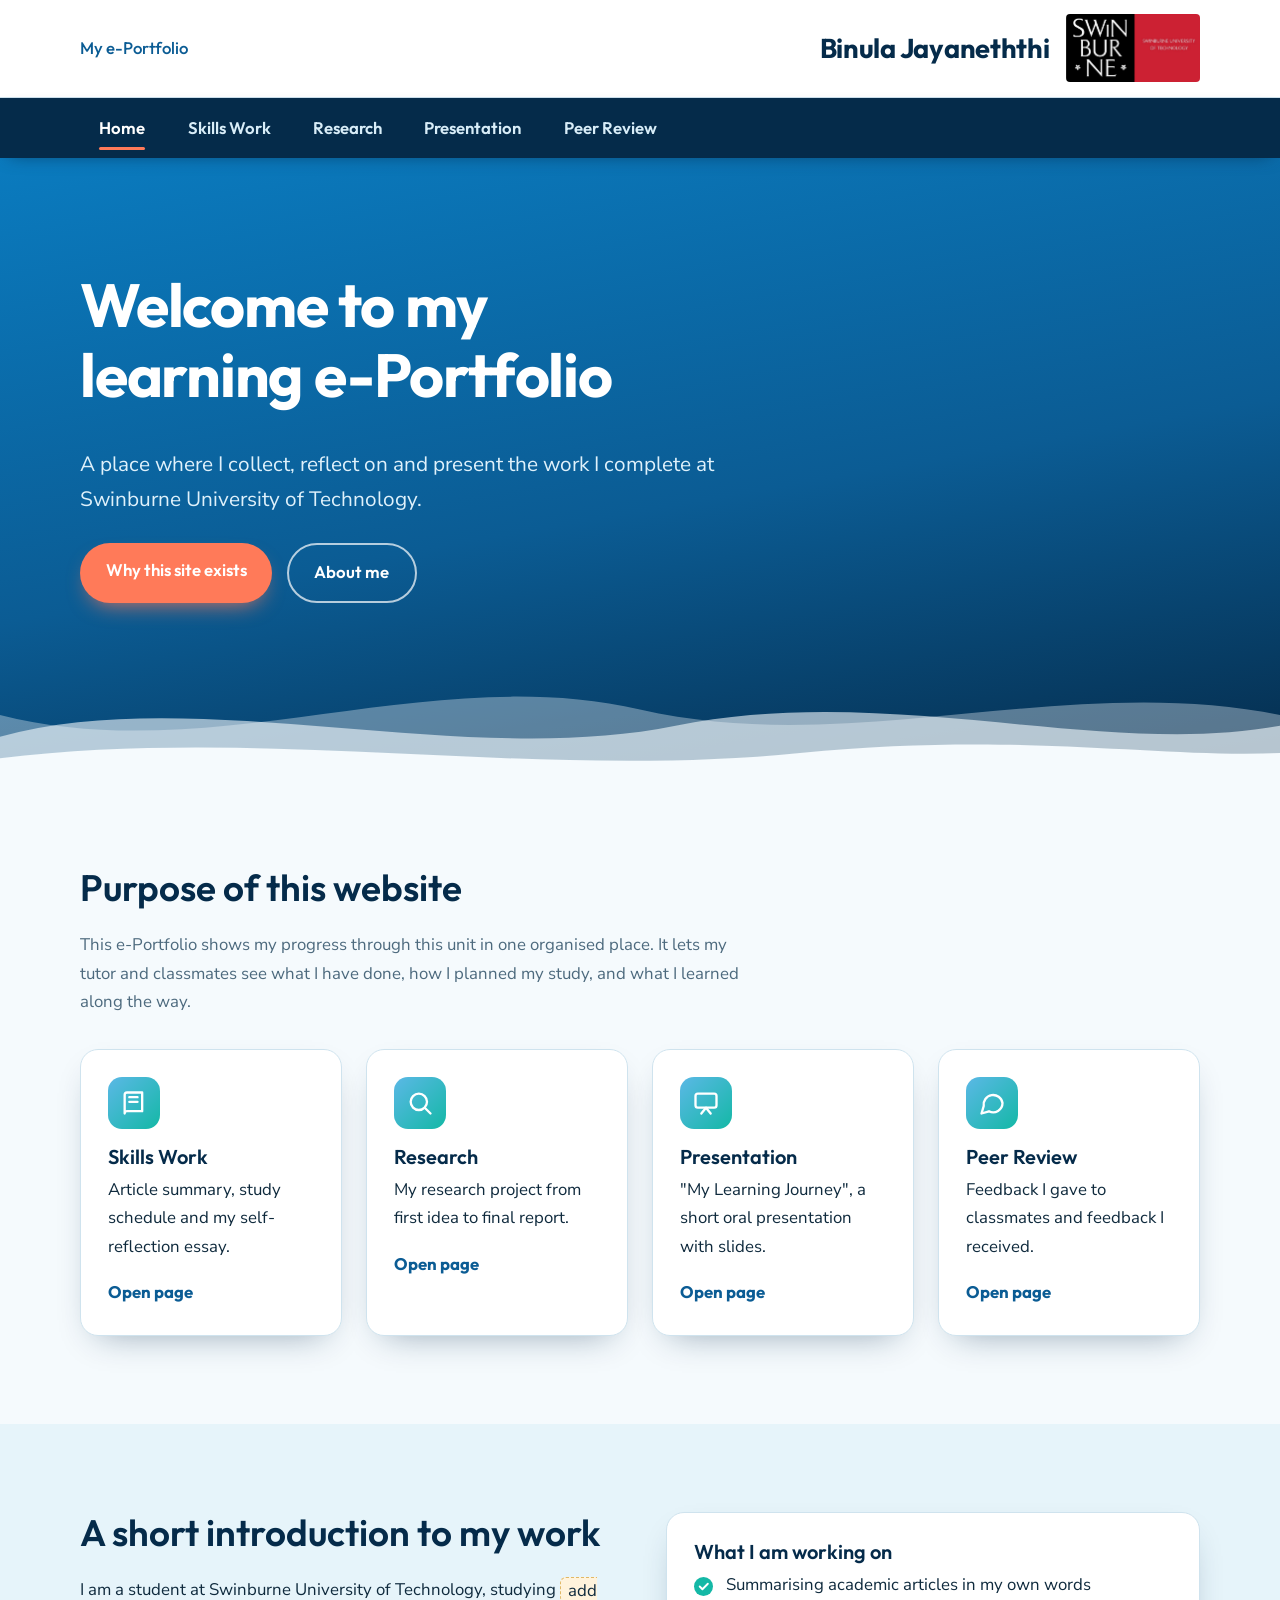
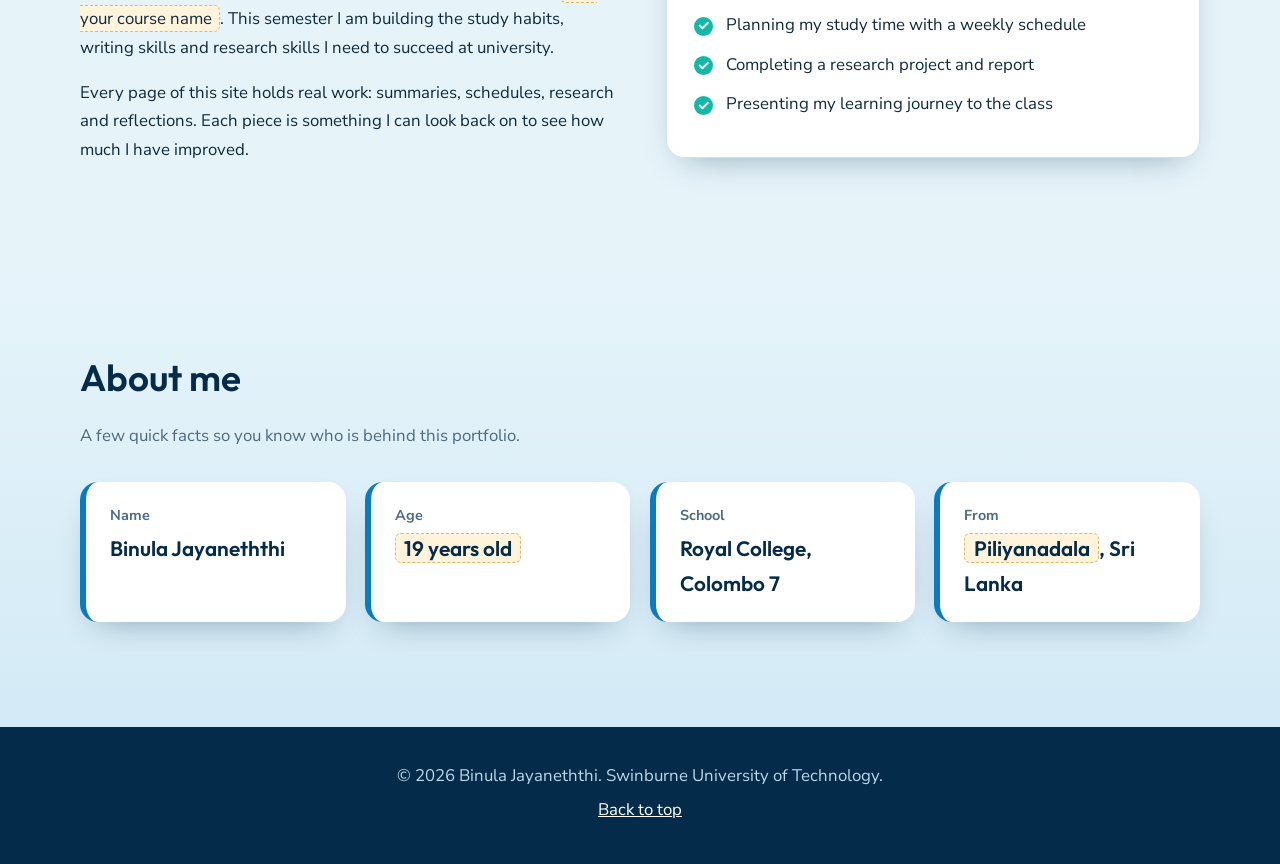
<file: index.html>
<!DOCTYPE html>
<html lang="en">
<head>
  <meta charset="UTF-8">
  <meta name="viewport" content="width=device-width, initial-scale=1">
  <title>Home | Binula Jayaneththi e-Portfolio</title>
  <meta name="description" content="Binula Jayaneththi's Swinburne e-Portfolio: purpose, introduction and about me.">
  <link rel="preconnect" href="https://fonts.googleapis.com">
  <link rel="preconnect" href="https://fonts.gstatic.com" crossorigin>
  <link href="https://fonts.googleapis.com/css2?family=Nunito+Sans:wght@400;600;700&family=Outfit:wght@400;500;600;700&display=swap" rel="stylesheet">
  <link rel="stylesheet" href="css/style.css">
</head>
<body>
  <div class="progress" aria-hidden="true"></div>

  <!-- TOP: name + Swinburne logo (same on every page) -->
  <header class="site-header">
    <div class="container header-inner">
      <p class="header-tag">My e-Portfolio</p>
      <div class="brand">
        <span class="brand-name">Binula Jayaneththi</span>
        <img class="brand-logo" src="images/swinburne-logo.jpeg" alt="Swinburne University of Technology logo">
      </div>
    </div>
  </header>

  <!-- NAVIGATION (same on every page) -->
  <nav class="main-nav" aria-label="Main navigation">
    <div class="container nav-inner">
      <button class="nav-toggle" aria-expanded="false" aria-controls="menu"><span class="burger"></span> Menu</button>
      <ul class="nav-list" id="menu">
          <li><a href="index.html" aria-current="page">Home</a></li>
          <li><a href="skills-work.html">Skills Work</a></li>
          <li><a href="research.html">Research</a></li>
          <li><a href="presentation.html">Presentation</a></li>
          <li><a href="peer-review.html">Peer Review</a></li>
      </ul>
    </div>
  </nav>

  <main>
    <section class="hero" id="top">
      <div class="bubbles" aria-hidden="true"><span></span><span></span><span></span><span></span><span></span><span></span></div>
      <div class="container">
        <h1 class="hero-item">Welcome to my learning e-Portfolio</h1>
        <p class="hero-item">A place where I collect, reflect on and present the work I complete at Swinburne University of Technology.</p>
        <div class="btn-row hero-item"><a class="btn btn-primary" href="#purpose">Why this site exists</a><a class="btn btn-ghost" href="#about">About me</a></div>
      </div>
      <div class="waves" aria-hidden="true">
        <svg viewBox="0 0 1440 120" preserveAspectRatio="none">
          <path class="wave-a" d="M0,60 C240,110 480,10 720,55 C960,100 1200,20 1440,60 L1440,120 L0,120 Z"/>
          <path class="wave-b" d="M0,80 C220,30 520,110 760,70 C1000,30 1240,100 1440,70 L1440,120 L0,120 Z"/>
          <path class="wave-c" d="M0,100 C300,70 600,120 900,95 C1150,75 1300,100 1440,95 L1440,120 L0,120 Z"/>
        </svg>
      </div>
    </section>

    <section class="section" id="purpose">
      <div class="container">
        <div class="section-head" data-reveal>
          <h2>Purpose of this website</h2>
          <p>This e-Portfolio shows my progress through this unit in one organised place. It lets my tutor and classmates see what I have done, how I planned my study, and what I learned along the way.</p>
        </div>
        <div class="grid-3">
          <a class="card card-link" href="skills-work.html" data-reveal style="--d:.05s">
            <div class="icon"><svg viewBox="0 0 24 24"><path d="M4 19.5V5a2 2 0 0 1 2-2h13v16H6a2 2 0 0 0-2 2z"/><path d="M8 7h7M8 11h7"/></svg></div>
            <h3>Skills Work</h3>
            <p>Article summary, study schedule and my self-reflection essay.</p>
            <span class="more">Open page</span>
          </a>
          <a class="card card-link" href="research.html" data-reveal style="--d:.15s">
            <div class="icon"><svg viewBox="0 0 24 24"><circle cx="11" cy="11" r="7"/><path d="M21 21l-4.3-4.3"/></svg></div>
            <h3>Research</h3>
            <p>My research project from first idea to final report.</p>
            <span class="more">Open page</span>
          </a>
          <a class="card card-link" href="presentation.html" data-reveal style="--d:.25s">
            <div class="icon"><svg viewBox="0 0 24 24"><rect x="3" y="4" width="18" height="12" rx="2"/><path d="M8 21l4-5 4 5"/></svg></div>
            <h3>Presentation</h3>
            <p>"My Learning Journey", a short oral presentation with slides.</p>
            <span class="more">Open page</span>
          </a>
          <a class="card card-link" href="peer-review.html" data-reveal style="--d:.35s">
            <div class="icon"><svg viewBox="0 0 24 24"><path d="M21 12a8 8 0 0 1-11.6 7.1L3 21l1.9-6.4A8 8 0 1 1 21 12z"/></svg></div>
            <h3>Peer Review</h3>
            <p>Feedback I gave to classmates and feedback I received.</p>
            <span class="more">Open page</span>
          </a>
        </div>
      </div>
    </section>

    <section class="section foam" id="my-work">
      <div class="container split">
        <div data-reveal="left">
          <h2>A short introduction to my work</h2>
          <p>I am a student at Swinburne University of Technology, studying <span class="fill">add your course name</span>. This semester I am building the study habits, writing skills and research skills I need to succeed at university.</p>
          <p>Every page of this site holds real work: summaries, schedules, research and reflections. Each piece is something I can look back on to see how much I have improved.</p>
        </div>
        <div class="card" data-reveal="right">
          <h3>What I am working on</h3>
          <ul class="checklist">
            <li>Summarising academic articles in my own words</li>
            <li>Planning my study time with a weekly schedule</li>
            <li>Completing a research project and report</li>
            <li>Presenting my learning journey to the class</li>
          </ul>
        </div>
      </div>
    </section>

    <section class="section about" id="about">
      <div class="container">
        <div class="section-head" data-reveal>
          <h2>About me</h2>
          <p>A few quick facts so you know who is behind this portfolio.</p>
        </div>
        <dl class="about-grid">
          <div class="fact" data-reveal style="--d:.05s"><dt>Name</dt><dd>Binula Jayaneththi</dd></div>
          <div class="fact" data-reveal style="--d:.15s"><dt>Age</dt><dd><span class="fill">19 years old</span></dd></div>
          <div class="fact" data-reveal style="--d:.25s"><dt>School</dt><dd>Royal College, Colombo 7</dd></div>
          <div class="fact" data-reveal style="--d:.35s"><dt>From</dt><dd><span class="fill">Piliyanadala</span>, Sri Lanka</dd></div>
        </dl>
      </div>
    </section>
  </main>

  <footer class="site-footer">
    <p>&copy; <span id="year">2026</span> Binula Jayaneththi. Swinburne University of Technology.</p>
    <p><a href="#top" onclick="window.scrollTo({top:0});return false;">Back to top</a></p>
  </footer>

  <script src="js/main.js"></script>
</body>
</html>
</file>
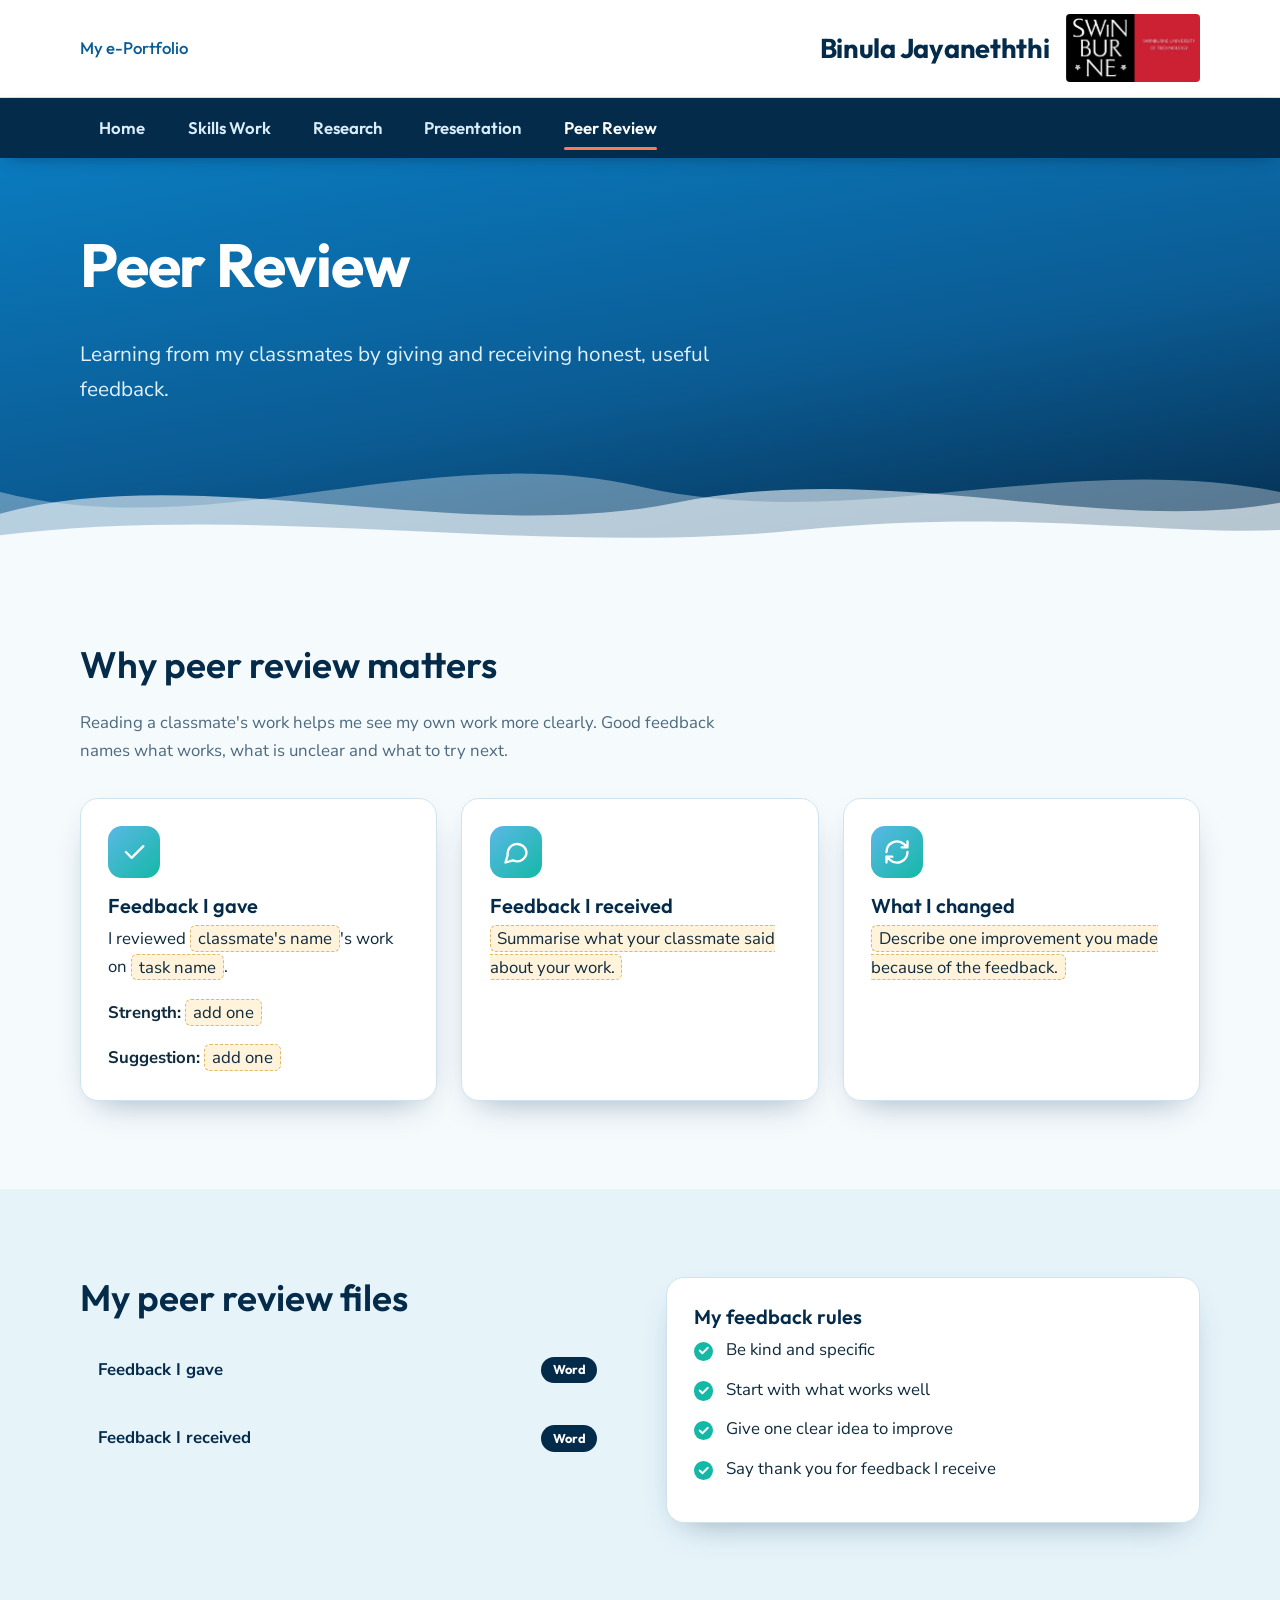
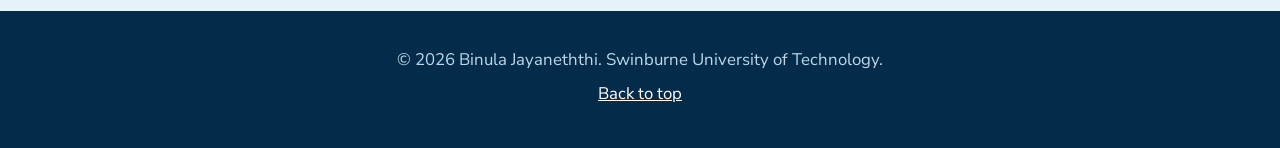
<file: peer-review.html>
<!DOCTYPE html>
<html lang="en">
<head>
  <meta charset="UTF-8">
  <meta name="viewport" content="width=device-width, initial-scale=1">
  <title>Peer Review | Binula Jayaneththi e-Portfolio</title>
  <meta name="description" content="Peer feedback given and received.">
  <link rel="preconnect" href="https://fonts.googleapis.com">
  <link rel="preconnect" href="https://fonts.gstatic.com" crossorigin>
  <link href="https://fonts.googleapis.com/css2?family=Nunito+Sans:wght@400;600;700&family=Outfit:wght@400;500;600;700&display=swap" rel="stylesheet">
  <link rel="stylesheet" href="css/style.css">
</head>
<body>
  <div class="progress" aria-hidden="true"></div>

  <!-- TOP: name + Swinburne logo (same on every page) -->
  <header class="site-header">
    <div class="container header-inner">
      <p class="header-tag">My e-Portfolio</p>
      <div class="brand">
        <span class="brand-name">Binula Jayaneththi</span>
        <img class="brand-logo" src="images/swinburne-logo.jpeg" alt="Swinburne University of Technology logo">
      </div>
    </div>
  </header>

  <!-- NAVIGATION (same on every page) -->
  <nav class="main-nav" aria-label="Main navigation">
    <div class="container nav-inner">
      <button class="nav-toggle" aria-expanded="false" aria-controls="menu"><span class="burger"></span> Menu</button>
      <ul class="nav-list" id="menu">
          <li><a href="index.html">Home</a></li>
          <li><a href="skills-work.html">Skills Work</a></li>
          <li><a href="research.html">Research</a></li>
          <li><a href="presentation.html">Presentation</a></li>
          <li><a href="peer-review.html" aria-current="page">Peer Review</a></li>
      </ul>
    </div>
  </nav>

  <main>
    <section class="hero small" id="top">
      <div class="bubbles" aria-hidden="true"><span></span><span></span><span></span><span></span><span></span><span></span></div>
      <div class="container">
        <h1 class="hero-item">Peer Review</h1>
        <p class="hero-item">Learning from my classmates by giving and receiving honest, useful feedback.</p>
        
      </div>
      <div class="waves" aria-hidden="true">
        <svg viewBox="0 0 1440 120" preserveAspectRatio="none">
          <path class="wave-a" d="M0,60 C240,110 480,10 720,55 C960,100 1200,20 1440,60 L1440,120 L0,120 Z"/>
          <path class="wave-b" d="M0,80 C220,30 520,110 760,70 C1000,30 1240,100 1440,70 L1440,120 L0,120 Z"/>
          <path class="wave-c" d="M0,100 C300,70 600,120 900,95 C1150,75 1300,100 1440,95 L1440,120 L0,120 Z"/>
        </svg>
      </div>
    </section>

    <section class="section">
      <div class="container">
        <div class="section-head" data-reveal>
          <h2>Why peer review matters</h2>
          <p>Reading a classmate's work helps me see my own work more clearly. Good feedback names what works, what is unclear and what to try next.</p>
        </div>
        <div class="grid-3">
          <div class="card" data-reveal style="--d:.05s">
            <div class="icon"><svg viewBox="0 0 24 24"><path d="M5 12l5 5L20 7"/></svg></div>
            <h3>Feedback I gave</h3>
            <p>I reviewed <span class="fill">classmate's name</span>'s work on <span class="fill">task name</span>.</p>
            <p><strong>Strength:</strong> <span class="fill">add one</span></p>
            <p><strong>Suggestion:</strong> <span class="fill">add one</span></p>
          </div>
          <div class="card" data-reveal style="--d:.15s">
            <div class="icon"><svg viewBox="0 0 24 24"><path d="M21 12a8 8 0 0 1-11.6 7.1L3 21l1.9-6.4A8 8 0 1 1 21 12z"/></svg></div>
            <h3>Feedback I received</h3>
            <p><span class="fill">Summarise what your classmate said about your work.</span></p>
          </div>
          <div class="card" data-reveal style="--d:.25s">
            <div class="icon"><svg viewBox="0 0 24 24"><path d="M3 12a9 9 0 0 1 15-6.7L21 8M21 3v5h-5M21 12a9 9 0 0 1-15 6.7L3 16M3 21v-5h5"/></svg></div>
            <h3>What I changed</h3>
            <p><span class="fill">Describe one improvement you made because of the feedback.</span></p>
          </div>
        </div>
      </div>
    </section>

    <section class="section foam">
      <div class="container split">
        <div data-reveal="left">
          <h2>My peer review files</h2>
          <ul class="file-list">
            <li><a href="files/feedback-given.docx" download>Feedback I gave <span class="badge">Word</span></a></li>
            <li><a href="files/feedback-received.docx" download>Feedback I received <span class="badge">Word</span></a></li>
          </ul>
        </div>
        <div class="card" data-reveal="right">
          <h3>My feedback rules</h3>
          <ul class="checklist">
            <li>Be kind and specific</li>
            <li>Start with what works well</li>
            <li>Give one clear idea to improve</li>
            <li>Say thank you for feedback I receive</li>
          </ul>
        </div>
      </div>
    </section>
  </main>

  <footer class="site-footer">
    <p>&copy; <span id="year">2026</span> Binula Jayaneththi. Swinburne University of Technology.</p>
    <p><a href="#top" onclick="window.scrollTo({top:0});return false;">Back to top</a></p>
  </footer>

  <script src="js/main.js"></script>
</body>
</html>
</file>
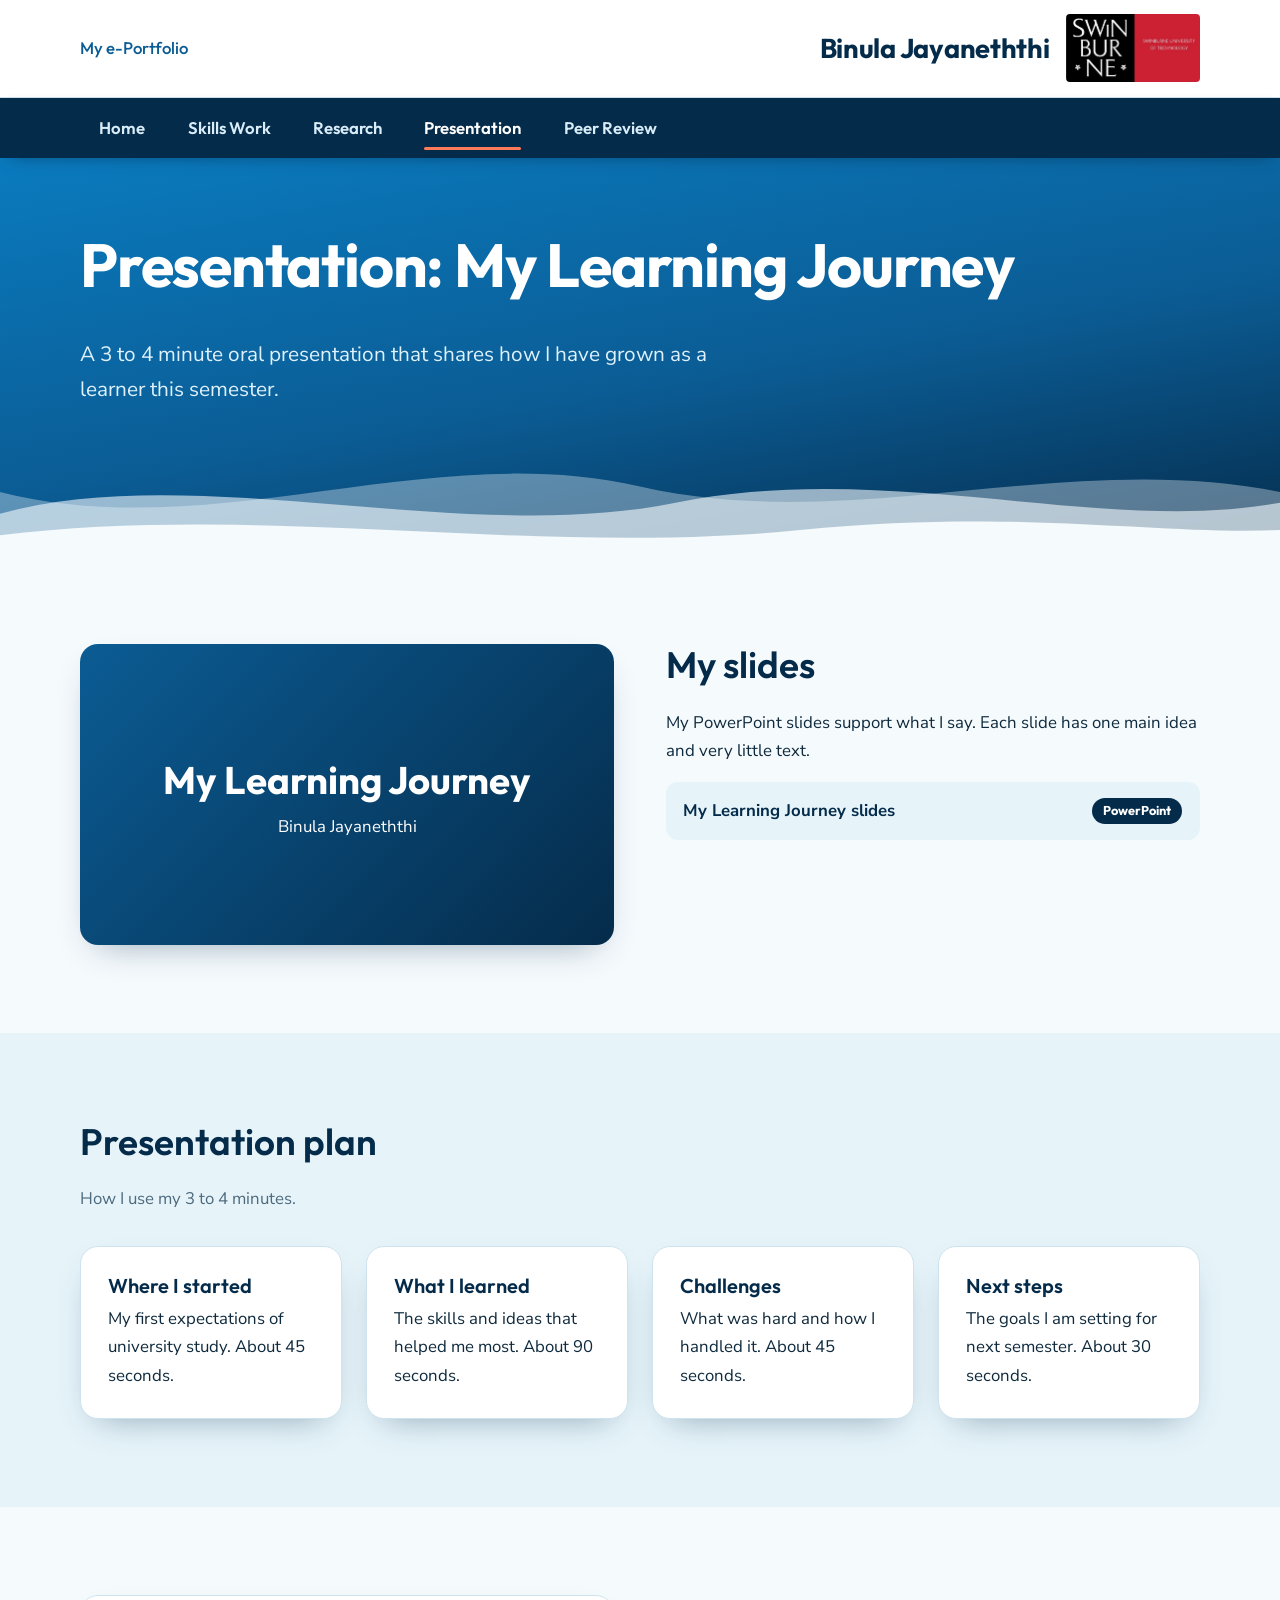
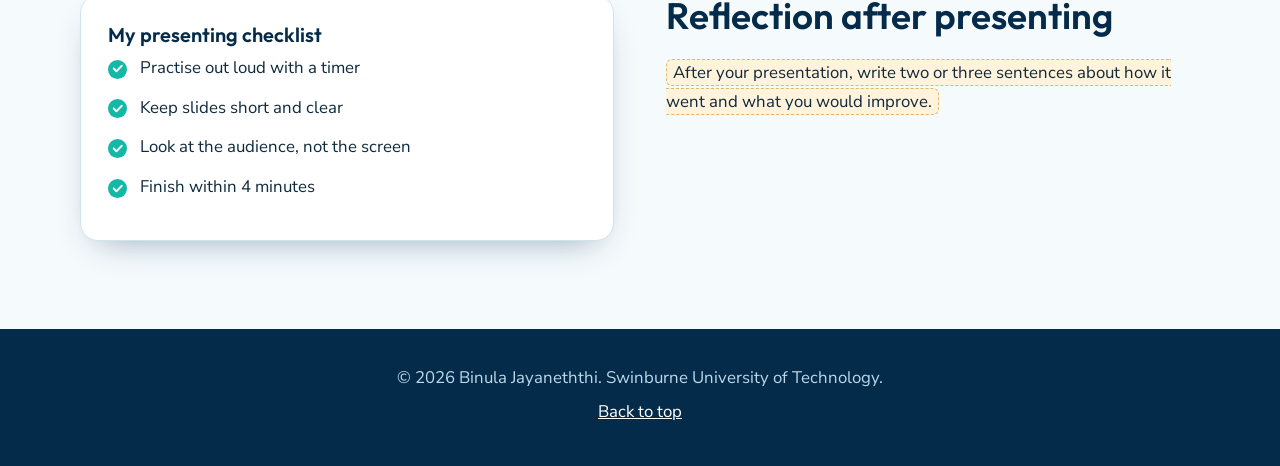
<file: presentation.html>
<!DOCTYPE html>
<html lang="en">
<head>
  <meta charset="UTF-8">
  <meta name="viewport" content="width=device-width, initial-scale=1">
  <title>Presentation | Binula Jayaneththi e-Portfolio</title>
  <meta name="description" content="My Learning Journey oral presentation.">
  <link rel="preconnect" href="https://fonts.googleapis.com">
  <link rel="preconnect" href="https://fonts.gstatic.com" crossorigin>
  <link href="https://fonts.googleapis.com/css2?family=Nunito+Sans:wght@400;600;700&family=Outfit:wght@400;500;600;700&display=swap" rel="stylesheet">
  <link rel="stylesheet" href="css/style.css">
</head>
<body>
  <div class="progress" aria-hidden="true"></div>

  <!-- TOP: name + Swinburne logo (same on every page) -->
  <header class="site-header">
    <div class="container header-inner">
      <p class="header-tag">My e-Portfolio</p>
      <div class="brand">
        <span class="brand-name">Binula Jayaneththi</span>
        <img class="brand-logo" src="images/swinburne-logo.jpeg" alt="Swinburne University of Technology logo">
      </div>
    </div>
  </header>

  <!-- NAVIGATION (same on every page) -->
  <nav class="main-nav" aria-label="Main navigation">
    <div class="container nav-inner">
      <button class="nav-toggle" aria-expanded="false" aria-controls="menu"><span class="burger"></span> Menu</button>
      <ul class="nav-list" id="menu">
          <li><a href="index.html">Home</a></li>
          <li><a href="skills-work.html">Skills Work</a></li>
          <li><a href="research.html">Research</a></li>
          <li><a href="presentation.html" aria-current="page">Presentation</a></li>
          <li><a href="peer-review.html">Peer Review</a></li>
      </ul>
    </div>
  </nav>

  <main>
    <section class="hero small" id="top">
      <div class="bubbles" aria-hidden="true"><span></span><span></span><span></span><span></span><span></span><span></span></div>
      <div class="container">
        <h1 class="hero-item">Presentation: My Learning Journey</h1>
        <p class="hero-item">A 3 to 4 minute oral presentation that shares how I have grown as a learner this semester.</p>
        
      </div>
      <div class="waves" aria-hidden="true">
        <svg viewBox="0 0 1440 120" preserveAspectRatio="none">
          <path class="wave-a" d="M0,60 C240,110 480,10 720,55 C960,100 1200,20 1440,60 L1440,120 L0,120 Z"/>
          <path class="wave-b" d="M0,80 C220,30 520,110 760,70 C1000,30 1240,100 1440,70 L1440,120 L0,120 Z"/>
          <path class="wave-c" d="M0,100 C300,70 600,120 900,95 C1150,75 1300,100 1440,95 L1440,120 L0,120 Z"/>
        </svg>
      </div>
    </section>

    <section class="section">
      <div class="container split">
        <div data-reveal="left">
          <div class="slide-frame"><div><strong>My Learning Journey</strong><span>Binula Jayaneththi</span></div></div>
        </div>
        <div data-reveal="right">
          <h2>My slides</h2>
          <p>My PowerPoint slides support what I say. Each slide has one main idea and very little text.</p>
          <ul class="file-list">
            <li><a href="files/my-learning-journey.pptx" download>My Learning Journey slides <span class="badge">PowerPoint</span></a></li>
          </ul>
        </div>
      </div>
    </section>

    <section class="section foam">
      <div class="container">
        <div class="section-head" data-reveal>
          <h2>Presentation plan</h2>
          <p>How I use my 3 to 4 minutes.</p>
        </div>
        <div class="grid-3">
          <div class="card" data-reveal style="--d:.05s"><h3>Where I started</h3><p>My first expectations of university study. About 45 seconds.</p></div>
          <div class="card" data-reveal style="--d:.15s"><h3>What I learned</h3><p>The skills and ideas that helped me most. About 90 seconds.</p></div>
          <div class="card" data-reveal style="--d:.25s"><h3>Challenges</h3><p>What was hard and how I handled it. About 45 seconds.</p></div>
          <div class="card" data-reveal style="--d:.35s"><h3>Next steps</h3><p>The goals I am setting for next semester. About 30 seconds.</p></div>
        </div>
      </div>
    </section>

    <section class="section">
      <div class="container split">
        <div class="card" data-reveal="left">
          <h3>My presenting checklist</h3>
          <ul class="checklist">
            <li>Practise out loud with a timer</li>
            <li>Keep slides short and clear</li>
            <li>Look at the audience, not the screen</li>
            <li>Finish within 4 minutes</li>
          </ul>
        </div>
        <div data-reveal="right">
          <h2>Reflection after presenting</h2>
          <p><span class="fill">After your presentation, write two or three sentences about how it went and what you would improve.</span></p>
        </div>
      </div>
    </section>
  </main>

  <footer class="site-footer">
    <p>&copy; <span id="year">2026</span> Binula Jayaneththi. Swinburne University of Technology.</p>
    <p><a href="#top" onclick="window.scrollTo({top:0});return false;">Back to top</a></p>
  </footer>

  <script src="js/main.js"></script>
</body>
</html>
</file>
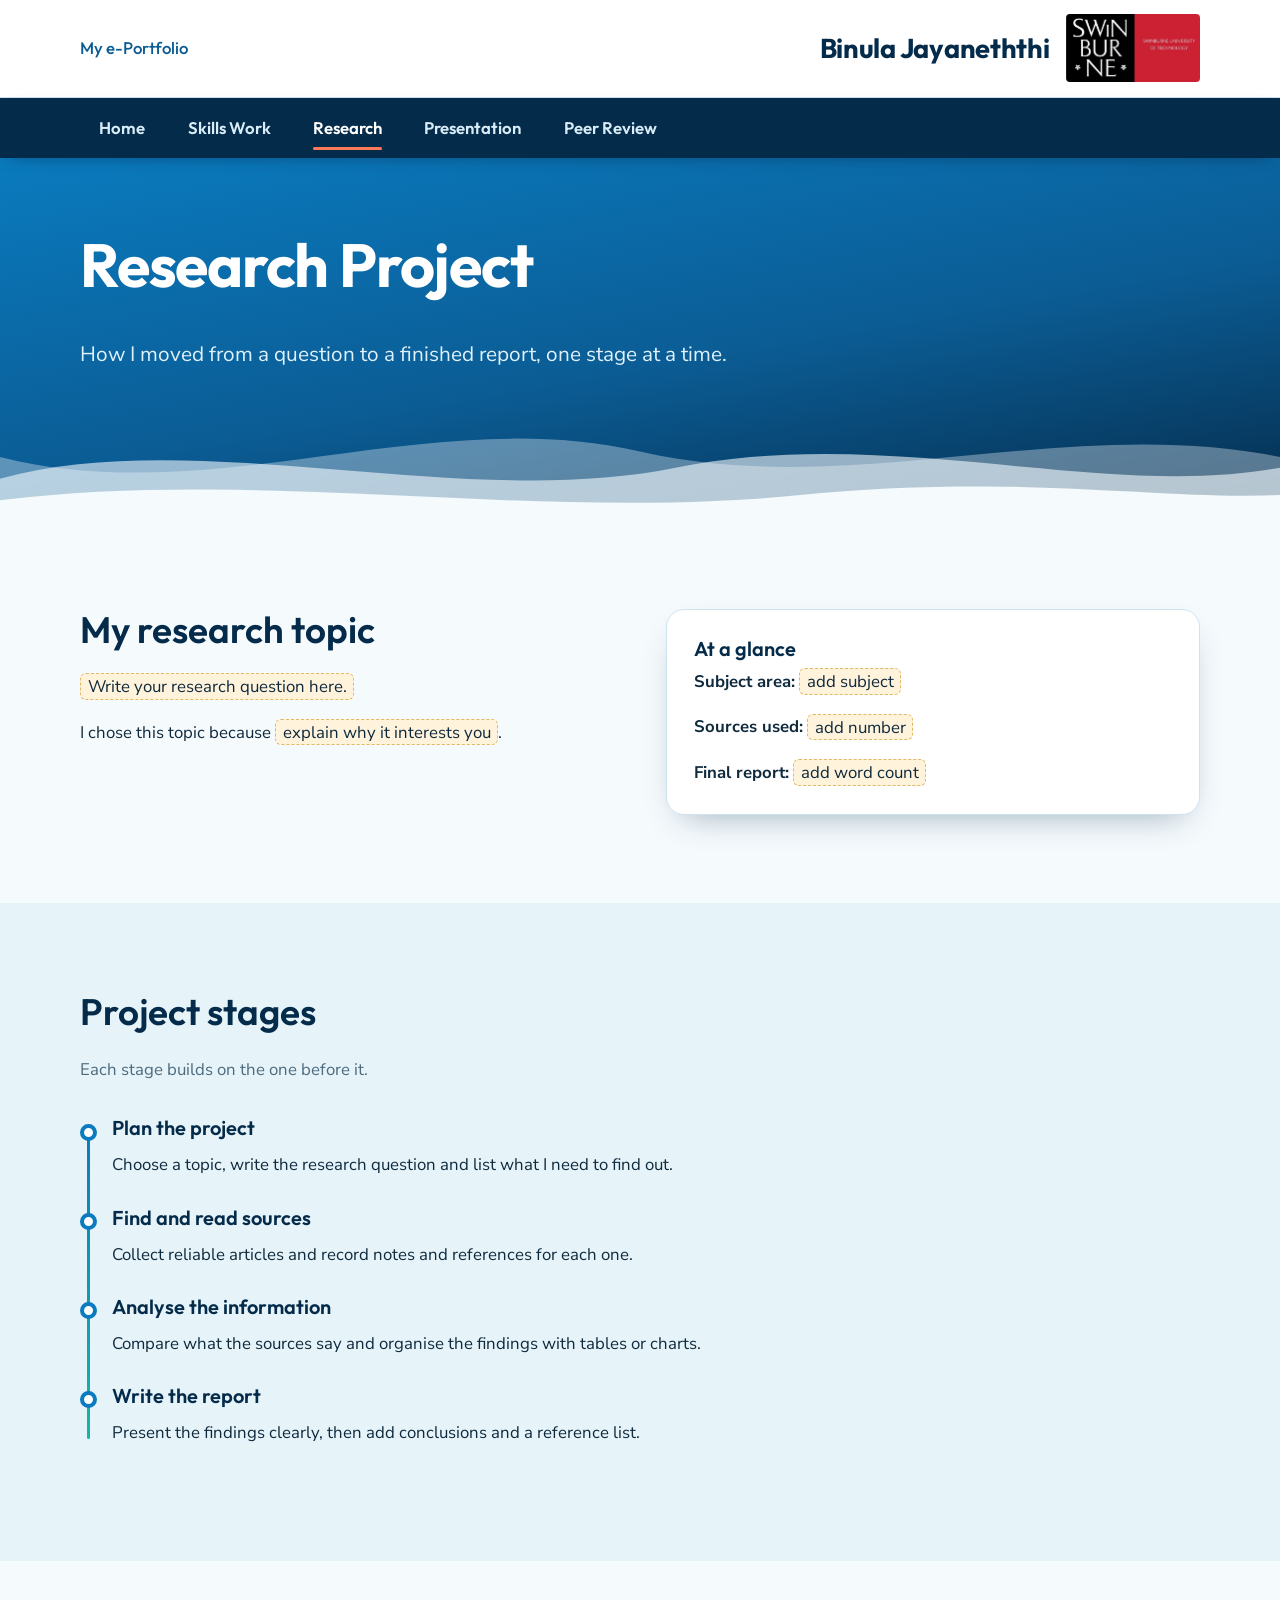
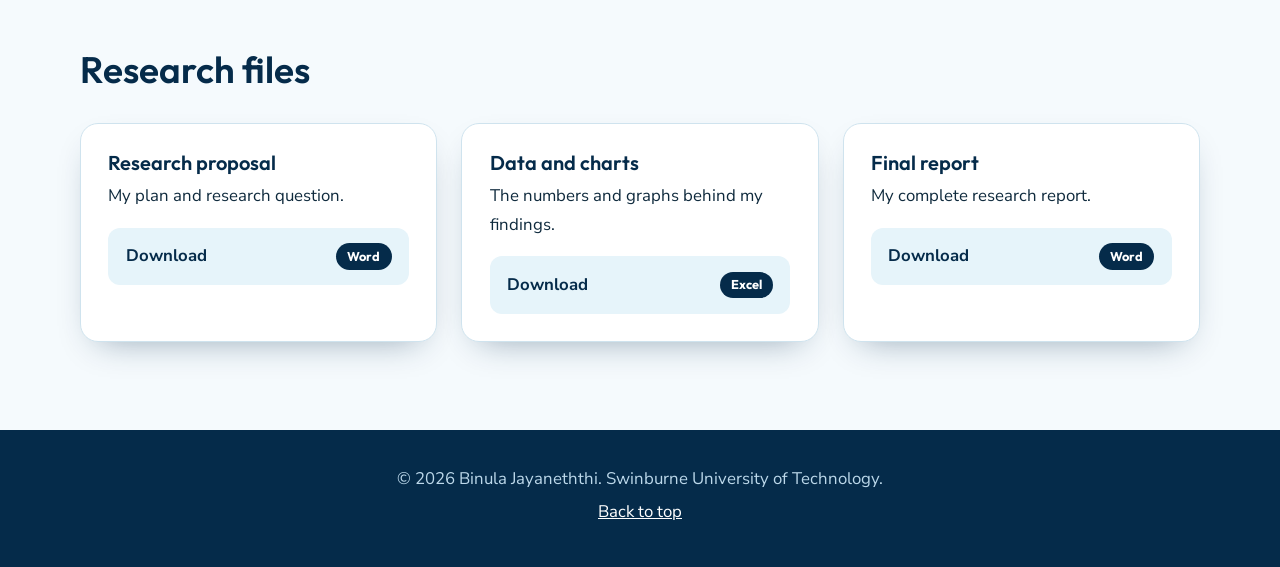
<file: research.html>
<!DOCTYPE html>
<html lang="en">
<head>
  <meta charset="UTF-8">
  <meta name="viewport" content="width=device-width, initial-scale=1">
  <title>Research | Binula Jayaneththi e-Portfolio</title>
  <meta name="description" content="Research project stages and files.">
  <link rel="preconnect" href="https://fonts.googleapis.com">
  <link rel="preconnect" href="https://fonts.gstatic.com" crossorigin>
  <link href="https://fonts.googleapis.com/css2?family=Nunito+Sans:wght@400;600;700&family=Outfit:wght@400;500;600;700&display=swap" rel="stylesheet">
  <link rel="stylesheet" href="css/style.css">
</head>
<body>
  <div class="progress" aria-hidden="true"></div>

  <!-- TOP: name + Swinburne logo (same on every page) -->
  <header class="site-header">
    <div class="container header-inner">
      <p class="header-tag">My e-Portfolio</p>
      <div class="brand">
        <span class="brand-name">Binula Jayaneththi</span>
        <img class="brand-logo" src="images/swinburne-logo.jpeg" alt="Swinburne University of Technology logo">
      </div>
    </div>
  </header>

  <!-- NAVIGATION (same on every page) -->
  <nav class="main-nav" aria-label="Main navigation">
    <div class="container nav-inner">
      <button class="nav-toggle" aria-expanded="false" aria-controls="menu"><span class="burger"></span> Menu</button>
      <ul class="nav-list" id="menu">
          <li><a href="index.html">Home</a></li>
          <li><a href="skills-work.html">Skills Work</a></li>
          <li><a href="research.html" aria-current="page">Research</a></li>
          <li><a href="presentation.html">Presentation</a></li>
          <li><a href="peer-review.html">Peer Review</a></li>
      </ul>
    </div>
  </nav>

  <main>
    <section class="hero small" id="top">
      <div class="bubbles" aria-hidden="true"><span></span><span></span><span></span><span></span><span></span><span></span></div>
      <div class="container">
        <h1 class="hero-item">Research Project</h1>
        <p class="hero-item">How I moved from a question to a finished report, one stage at a time.</p>
        
      </div>
      <div class="waves" aria-hidden="true">
        <svg viewBox="0 0 1440 120" preserveAspectRatio="none">
          <path class="wave-a" d="M0,60 C240,110 480,10 720,55 C960,100 1200,20 1440,60 L1440,120 L0,120 Z"/>
          <path class="wave-b" d="M0,80 C220,30 520,110 760,70 C1000,30 1240,100 1440,70 L1440,120 L0,120 Z"/>
          <path class="wave-c" d="M0,100 C300,70 600,120 900,95 C1150,75 1300,100 1440,95 L1440,120 L0,120 Z"/>
        </svg>
      </div>
    </section>

    <section class="section">
      <div class="container split">
        <div data-reveal="left">
          <h2>My research topic</h2>
          <p><span class="fill">Write your research question here.</span></p>
          <p>I chose this topic because <span class="fill">explain why it interests you</span>.</p>
        </div>
        <div class="card" data-reveal="right">
          <h3>At a glance</h3>
          <p><strong>Subject area:</strong> <span class="fill">add subject</span></p>
          <p><strong>Sources used:</strong> <span class="fill">add number</span></p>
          <p><strong>Final report:</strong> <span class="fill">add word count</span></p>
        </div>
      </div>
    </section>

    <section class="section foam">
      <div class="container">
        <div class="section-head" data-reveal>
          <h2>Project stages</h2>
          <p>Each stage builds on the one before it.</p>
        </div>
        <ol class="timeline">
          <li data-reveal="left"><h3>Plan the project</h3><p>Choose a topic, write the research question and list what I need to find out.</p></li>
          <li data-reveal="left" style="--d:.1s"><h3>Find and read sources</h3><p>Collect reliable articles and record notes and references for each one.</p></li>
          <li data-reveal="left" style="--d:.2s"><h3>Analyse the information</h3><p>Compare what the sources say and organise the findings with tables or charts.</p></li>
          <li data-reveal="left" style="--d:.3s"><h3>Write the report</h3><p>Present the findings clearly, then add conclusions and a reference list.</p></li>
        </ol>
      </div>
    </section>

    <section class="section">
      <div class="container">
        <div class="section-head" data-reveal>
          <h2>Research files</h2>
        </div>
        <div class="grid-3">
          <div class="card" data-reveal style="--d:.05s"><h3>Research proposal</h3><p>My plan and research question.</p><ul class="file-list"><li><a href="files/research-proposal.docx" download>Download <span class="badge">Word</span></a></li></ul></div>
          <div class="card" data-reveal style="--d:.15s"><h3>Data and charts</h3><p>The numbers and graphs behind my findings.</p><ul class="file-list"><li><a href="files/research-data.xlsx" download>Download <span class="badge">Excel</span></a></li></ul></div>
          <div class="card" data-reveal style="--d:.25s"><h3>Final report</h3><p>My complete research report.</p><ul class="file-list"><li><a href="files/research-report.docx" download>Download <span class="badge">Word</span></a></li></ul></div>
        </div>
      </div>
    </section>
  </main>

  <footer class="site-footer">
    <p>&copy; <span id="year">2026</span> Binula Jayaneththi. Swinburne University of Technology.</p>
    <p><a href="#top" onclick="window.scrollTo({top:0});return false;">Back to top</a></p>
  </footer>

  <script src="js/main.js"></script>
</body>
</html>
</file>
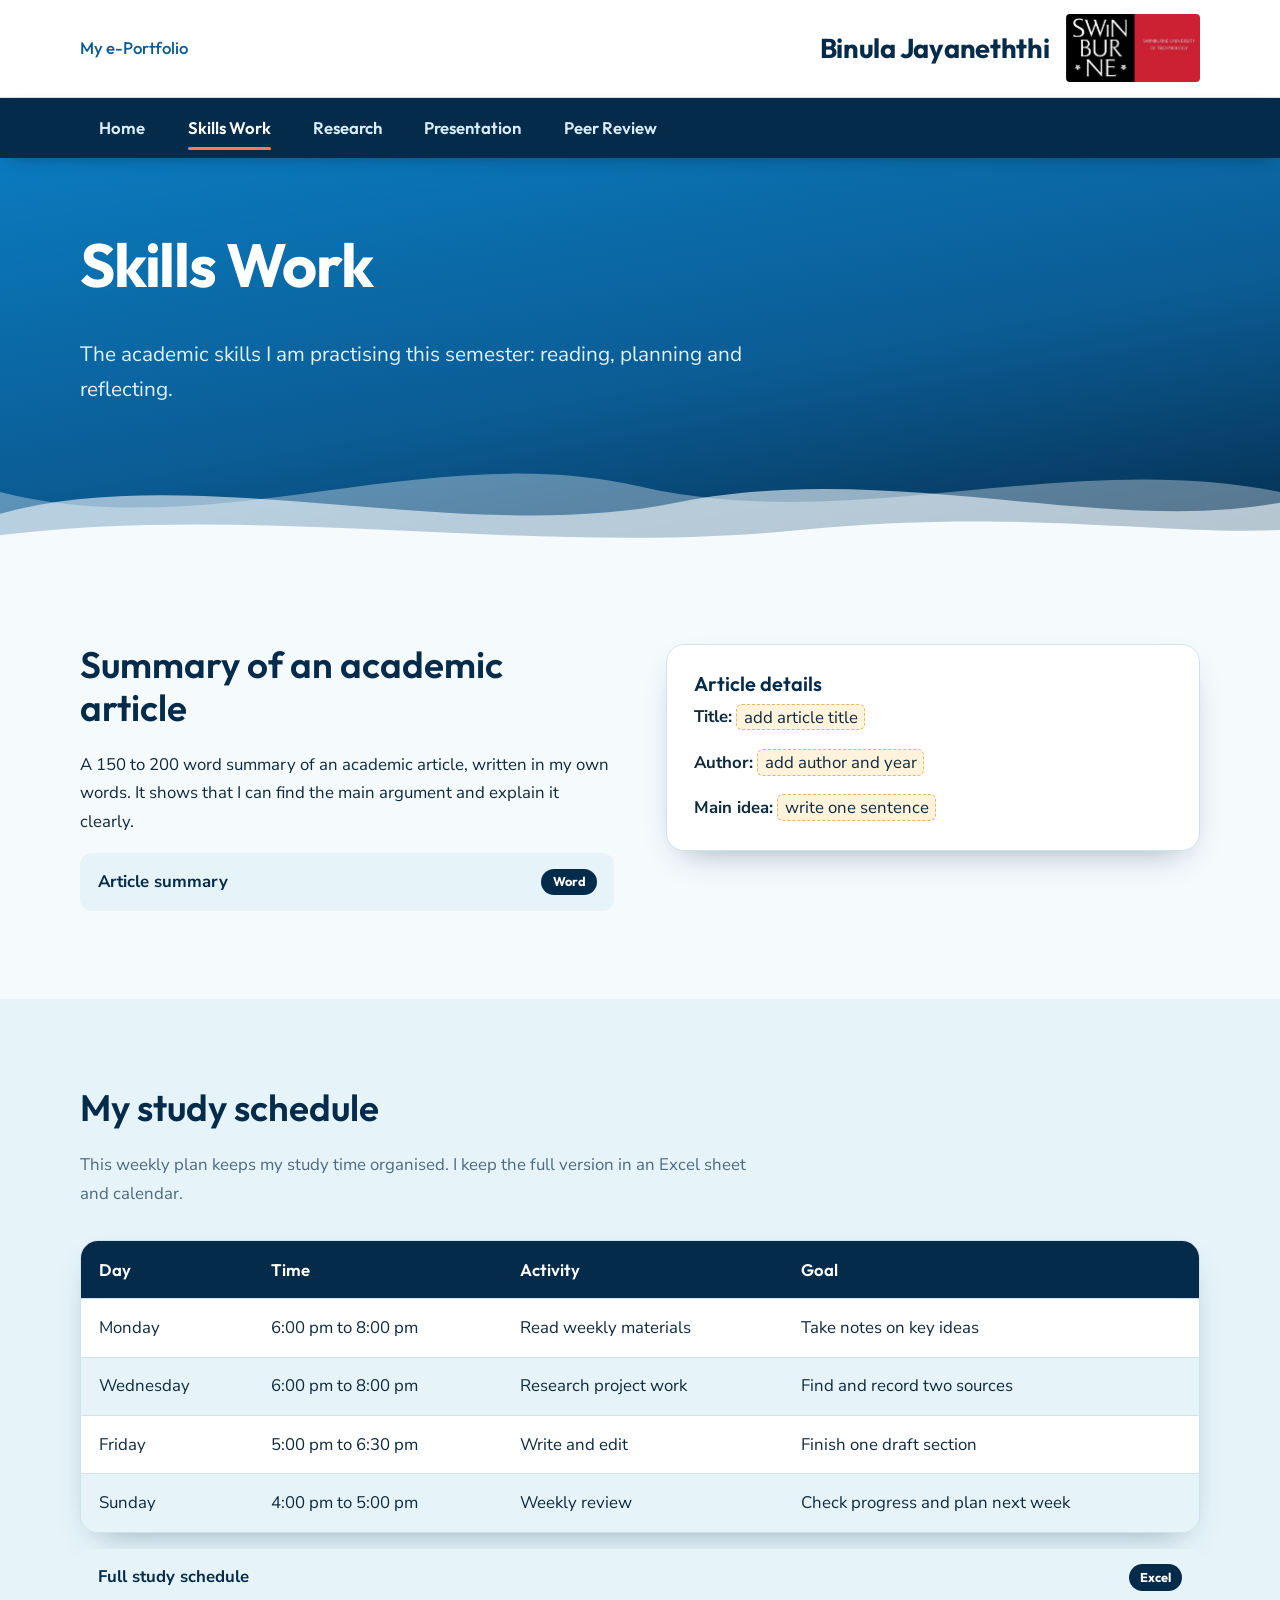
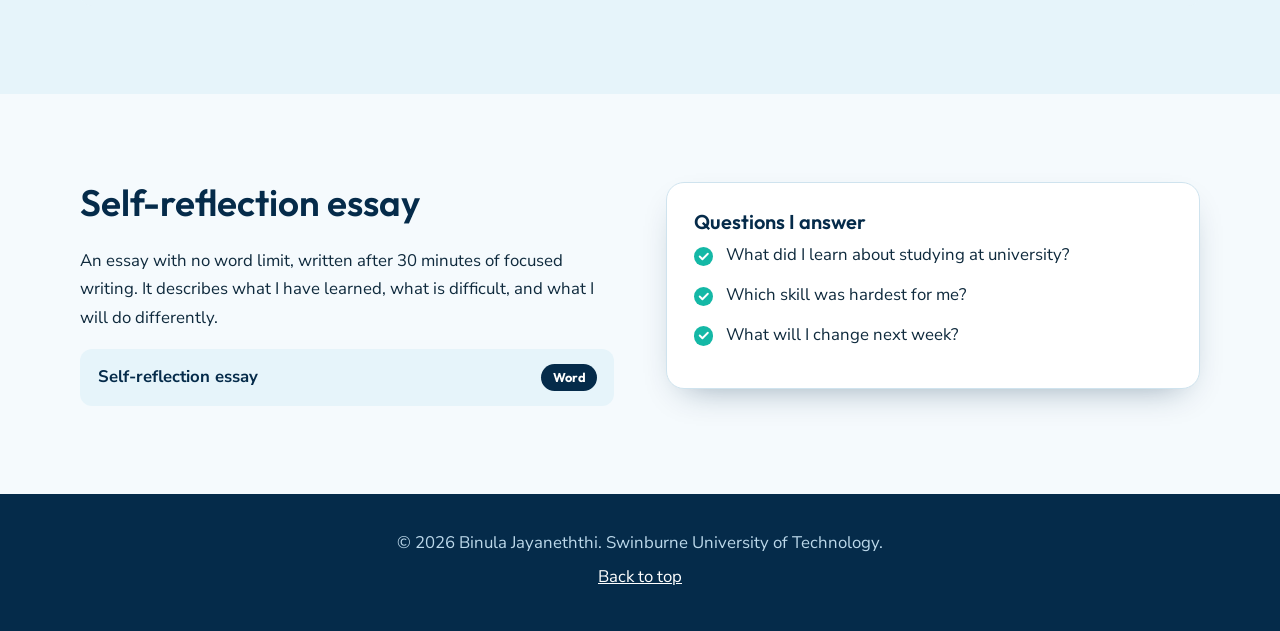
<file: skills-work.html>
<!DOCTYPE html>
<html lang="en">
<head>
  <meta charset="UTF-8">
  <meta name="viewport" content="width=device-width, initial-scale=1">
  <title>Skills Work | Binula Jayaneththi e-Portfolio</title>
  <meta name="description" content="Article summary, study schedule and self-reflection essay.">
  <link rel="preconnect" href="https://fonts.googleapis.com">
  <link rel="preconnect" href="https://fonts.gstatic.com" crossorigin>
  <link href="https://fonts.googleapis.com/css2?family=Nunito+Sans:wght@400;600;700&family=Outfit:wght@400;500;600;700&display=swap" rel="stylesheet">
  <link rel="stylesheet" href="css/style.css">
</head>
<body>
  <div class="progress" aria-hidden="true"></div>

  <!-- TOP: name + Swinburne logo (same on every page) -->
  <header class="site-header">
    <div class="container header-inner">
      <p class="header-tag">My e-Portfolio</p>
      <div class="brand">
        <span class="brand-name">Binula Jayaneththi</span>
        <img class="brand-logo" src="images/swinburne-logo.jpeg" alt="Swinburne University of Technology logo">
      </div>
    </div>
  </header>

  <!-- NAVIGATION (same on every page) -->
  <nav class="main-nav" aria-label="Main navigation">
    <div class="container nav-inner">
      <button class="nav-toggle" aria-expanded="false" aria-controls="menu"><span class="burger"></span> Menu</button>
      <ul class="nav-list" id="menu">
          <li><a href="index.html">Home</a></li>
          <li><a href="skills-work.html" aria-current="page">Skills Work</a></li>
          <li><a href="research.html">Research</a></li>
          <li><a href="presentation.html">Presentation</a></li>
          <li><a href="peer-review.html">Peer Review</a></li>
      </ul>
    </div>
  </nav>

  <main>
    <section class="hero small" id="top">
      <div class="bubbles" aria-hidden="true"><span></span><span></span><span></span><span></span><span></span><span></span></div>
      <div class="container">
        <h1 class="hero-item">Skills Work</h1>
        <p class="hero-item">The academic skills I am practising this semester: reading, planning and reflecting.</p>
        
      </div>
      <div class="waves" aria-hidden="true">
        <svg viewBox="0 0 1440 120" preserveAspectRatio="none">
          <path class="wave-a" d="M0,60 C240,110 480,10 720,55 C960,100 1200,20 1440,60 L1440,120 L0,120 Z"/>
          <path class="wave-b" d="M0,80 C220,30 520,110 760,70 C1000,30 1240,100 1440,70 L1440,120 L0,120 Z"/>
          <path class="wave-c" d="M0,100 C300,70 600,120 900,95 C1150,75 1300,100 1440,95 L1440,120 L0,120 Z"/>
        </svg>
      </div>
    </section>

    <section class="section">
      <div class="container split">
        <div data-reveal="left">
          <h2>Summary of an academic article</h2>
          <p>A 150 to 200 word summary of an academic article, written in my own words. It shows that I can find the main argument and explain it clearly.</p>
          <ul class="file-list">
            <li><a href="files/article-summary.docx" download>Article summary <span class="badge">Word</span></a></li>
          </ul>
        </div>
        <div class="card" data-reveal="right">
          <h3>Article details</h3>
          <p><strong>Title:</strong> <span class="fill">add article title</span></p>
          <p><strong>Author:</strong> <span class="fill">add author and year</span></p>
          <p><strong>Main idea:</strong> <span class="fill">write one sentence</span></p>
        </div>
      </div>
    </section>

    <section class="section foam">
      <div class="container">
        <div class="section-head" data-reveal>
          <h2>My study schedule</h2>
          <p>This weekly plan keeps my study time organised. I keep the full version in an Excel sheet and calendar.</p>
        </div>
        <div class="table-wrap" data-reveal="zoom">
          <table>
            <thead><tr><th>Day</th><th>Time</th><th>Activity</th><th>Goal</th></tr></thead>
            <tbody>
              <tr><td>Monday</td><td>6:00 pm to 8:00 pm</td><td>Read weekly materials</td><td>Take notes on key ideas</td></tr>
              <tr><td>Wednesday</td><td>6:00 pm to 8:00 pm</td><td>Research project work</td><td>Find and record two sources</td></tr>
              <tr><td>Friday</td><td>5:00 pm to 6:30 pm</td><td>Write and edit</td><td>Finish one draft section</td></tr>
              <tr><td>Sunday</td><td>4:00 pm to 5:00 pm</td><td>Weekly review</td><td>Check progress and plan next week</td></tr>
            </tbody>
          </table>
        </div>
        <ul class="file-list" data-reveal>
          <li><a href="files/study-schedule.xlsx" download>Full study schedule <span class="badge">Excel</span></a></li>
        </ul>
      </div>
    </section>

    <section class="section">
      <div class="container split">
        <div data-reveal="left">
          <h2>Self-reflection essay</h2>
          <p>An essay with no word limit, written after 30 minutes of focused writing. It describes what I have learned, what is difficult, and what I will do differently.</p>
          <ul class="file-list">
            <li><a href="files/self-reflection-essay.docx" download>Self-reflection essay <span class="badge">Word</span></a></li>
          </ul>
        </div>
        <div class="card" data-reveal="right">
          <h3>Questions I answer</h3>
          <ul class="checklist">
            <li>What did I learn about studying at university?</li>
            <li>Which skill was hardest for me?</li>
            <li>What will I change next week?</li>
          </ul>
        </div>
      </div>
    </section>
  </main>

  <footer class="site-footer">
    <p>&copy; <span id="year">2026</span> Binula Jayaneththi. Swinburne University of Technology.</p>
    <p><a href="#top" onclick="window.scrollTo({top:0});return false;">Back to top</a></p>
  </footer>

  <script src="js/main.js"></script>
</body>
</html>
</file>
<file: css/style.css>
/* =========================================================
   Binula Jayaneththi – e-Portfolio
   Shared stylesheet for every page
   ---------------------------------------------------------
   COLOUR PALETTE (ocean theme)
   --ocean-900  #052B4A  deep sea      (nav, footer, headings)
   --ocean-700  #0B5C94  deep ocean    (hover, links)
   --ocean-500  #0A7BBF  OCEAN BLUE    (main brand colour)
   --ocean-300  #5BB8E6  shallow water (highlights)
   --teal       #14B8A6  lagoon        (secondary accent)
   --foam       #E6F4FA  sea foam      (soft backgrounds)
   --sand       #FFF3DC  sand          (placeholder highlight)
   --coral      #FF7A59  coral         (call-to-action buttons)
   --ink        #0F2A3D  body text
   ========================================================= */

:root {
  --ocean-900: #052b4a;
  --ocean-700: #0b5c94;
  --ocean-500: #0a7bbf;
  --ocean-300: #5bb8e6;
  --teal: #14b8a6;
  --foam: #e6f4fa;
  --sand: #fff3dc;
  --coral: #ff7a59;
  --coral-dark: #e9603d;
  --ink: #0f2a3d;
  --muted: #4d6a7e;
  --white: #ffffff;
  --line: #cfe3ee;
  --radius: 18px;
  --shadow: 0 14px 34px -18px rgba(5, 43, 74, 0.45);
  --font-head: "Outfit", "Segoe UI", system-ui, sans-serif;
  --font-body: "Nunito Sans", "Segoe UI", system-ui, sans-serif;
}

*, *::before, *::after { box-sizing: border-box; }
html { scroll-behavior: smooth; scroll-padding-top: 90px; }
body {
  margin: 0;
  font-family: var(--font-body);
  font-size: 1.05rem;
  line-height: 1.7;
  color: var(--ink);
  background: #f5fafd;
  opacity: 0;
  animation: pageIn 0.7s ease forwards;
}
body.leaving { animation: pageOut 0.35s ease forwards; }
@keyframes pageIn { from { opacity: 0; } to { opacity: 1; } }
@keyframes pageOut { from { opacity: 1; } to { opacity: 0; transform: translateY(-8px); } }

img { max-width: 100%; display: block; }
a { color: var(--ocean-700); }
h1, h2, h3 { font-family: var(--font-head); line-height: 1.15; color: var(--ocean-900); margin: 0 0 0.6em; }
h1 { font-size: clamp(2.2rem, 5.5vw, 3.8rem); font-weight: 700; letter-spacing: -0.02em; }
h2 { font-size: clamp(1.6rem, 3.5vw, 2.3rem); font-weight: 600; }
h3 { font-size: 1.25rem; font-weight: 600; }
p { margin: 0 0 1em; max-width: 68ch; }

:focus-visible { outline: 3px solid var(--coral); outline-offset: 3px; border-radius: 6px; }

.container { width: min(1120px, 92%); margin-inline: auto; }

/* ---------- scroll progress ---------- */
.progress {
  position: fixed; top: 0; left: 0; height: 4px; width: 100%;
  background: linear-gradient(90deg, var(--teal), var(--ocean-300), var(--coral));
  transform-origin: left; transform: scaleX(0); z-index: 200;
}

/* ---------- header (logo + name) ---------- */
.site-header { background: var(--white); border-bottom: 1px solid var(--line); }
.header-inner {
  display: flex; align-items: center; justify-content: space-between;
  gap: 1rem; padding: 0.9rem 0;
}
.header-tag { margin: 0; font-family: var(--font-head); font-weight: 500; color: var(--ocean-700); font-size: 1.05rem; }
.brand { display: flex; align-items: center; gap: 1rem; margin-left: auto; }
.brand-name {
  font-family: var(--font-head); font-weight: 700; font-size: clamp(1.1rem, 2.6vw, 1.7rem);
  color: var(--ocean-900); letter-spacing: -0.01em; text-align: right;
}
.brand-logo { height: clamp(42px, 7vw, 68px); width: auto; border-radius: 4px; }

/* ---------- navigation ---------- */
.main-nav {
  position: sticky; top: 0; z-index: 100;
  background: var(--ocean-900);
  box-shadow: 0 6px 18px -10px rgba(5, 43, 74, 0.8);
}
.nav-inner { display: flex; align-items: center; justify-content: space-between; }
.nav-list { list-style: none; margin: 0; padding: 0; display: flex; gap: 0.25rem; flex-wrap: wrap; }
.nav-list a {
  position: relative; display: block; padding: 1rem 1.2rem;
  color: #d8edf8; text-decoration: none; font-weight: 600; font-family: var(--font-head);
  transition: color 0.25s ease;
}
.nav-list a::after {
  content: ""; position: absolute; left: 1.2rem; right: 1.2rem; bottom: 0.55rem; height: 3px;
  border-radius: 3px; background: var(--ocean-300);
  transform: scaleX(0); transform-origin: left; transition: transform 0.3s ease;
}
.nav-list a:hover, .nav-list a[aria-current="page"] { color: var(--white); }
.nav-list a:hover::after, .nav-list a[aria-current="page"]::after { transform: scaleX(1); }
.nav-list a[aria-current="page"]::after { background: var(--coral); }

.nav-toggle {
  display: none; background: none; border: 0; color: var(--white); cursor: pointer;
  padding: 0.8rem 0; font: inherit; font-family: var(--font-head); font-weight: 600; align-items: center; gap: 0.6rem;
}
.burger, .burger::before, .burger::after {
  display: block; width: 24px; height: 2px; background: var(--white); border-radius: 2px; transition: transform 0.3s ease, background 0.3s;
}
.burger { position: relative; }
.burger::before, .burger::after { content: ""; position: absolute; left: 0; }
.burger::before { top: -7px; } .burger::after { top: 7px; }
.nav-toggle[aria-expanded="true"] .burger { background: transparent; }
.nav-toggle[aria-expanded="true"] .burger::before { transform: translateY(7px) rotate(45deg); }
.nav-toggle[aria-expanded="true"] .burger::after { transform: translateY(-7px) rotate(-45deg); }

/* ---------- hero ---------- */
.hero {
  position: relative; overflow: hidden; color: var(--white);
  background: linear-gradient(170deg, var(--ocean-500) 0%, var(--ocean-700) 55%, var(--ocean-900) 100%);
  padding: clamp(3.5rem, 9vw, 7rem) 0 clamp(7rem, 14vw, 11rem);
}
.hero.small { padding: clamp(2.5rem, 6vw, 4.5rem) 0 clamp(5.5rem, 11vw, 8rem); }
.hero h1 { color: var(--white); max-width: 16ch; }
.hero.small h1 { max-width: none; }
.hero p { font-size: clamp(1.05rem, 2vw, 1.3rem); color: #dff1fb; max-width: 56ch; }
.hero .container { position: relative; z-index: 2; }
.hero .hero-item { opacity: 0; transform: translateY(26px); animation: rise 0.8s cubic-bezier(.2,.7,.2,1) forwards; }
.hero .hero-item:nth-child(1) { animation-delay: 0.25s; }
.hero .hero-item:nth-child(2) { animation-delay: 0.45s; }
.hero .hero-item:nth-child(3) { animation-delay: 0.65s; }
@keyframes rise { to { opacity: 1; transform: none; } }

.bubbles { position: absolute; inset: 0; z-index: 1; pointer-events: none; }
.bubbles span {
  position: absolute; bottom: -40px; border-radius: 50%;
  background: rgba(255, 255, 255, 0.16); border: 1px solid rgba(255, 255, 255, 0.3);
  animation: float 14s linear infinite;
}
.bubbles span:nth-child(1) { left: 8%;  width: 22px; height: 22px; animation-duration: 12s; }
.bubbles span:nth-child(2) { left: 24%; width: 46px; height: 46px; animation-duration: 18s; animation-delay: 2s; }
.bubbles span:nth-child(3) { left: 47%; width: 16px; height: 16px; animation-duration: 11s; animation-delay: 4s; }
.bubbles span:nth-child(4) { left: 66%; width: 34px; height: 34px; animation-duration: 16s; animation-delay: 1s; }
.bubbles span:nth-child(5) { left: 82%; width: 24px; height: 24px; animation-duration: 13s; animation-delay: 6s; }
.bubbles span:nth-child(6) { left: 93%; width: 52px; height: 52px; animation-duration: 20s; animation-delay: 3s; }
@keyframes float { to { transform: translateY(-120vh) translateX(30px); opacity: 0; } }

.waves { position: absolute; left: 0; right: 0; bottom: -1px; height: clamp(70px, 12vw, 130px); z-index: 2; }
.waves svg { width: 100%; height: 100%; display: block; }
.wave-a { fill: rgba(245, 250, 253, 0.35); animation: drift 11s ease-in-out infinite alternate; }
.wave-b { fill: rgba(245, 250, 253, 0.6);  animation: drift 8s ease-in-out infinite alternate-reverse; }
.wave-c { fill: #f5fafd; }
@keyframes drift { from { transform: translateX(-3%); } to { transform: translateX(3%); } }

/* ---------- buttons ---------- */
.btn-row { display: flex; flex-wrap: wrap; gap: 0.9rem; margin-top: 1.6rem; }
.btn {
  display: inline-block; padding: 0.85rem 1.6rem; border-radius: 999px; text-decoration: none;
  font-family: var(--font-head); font-weight: 600; transition: transform 0.25s ease, background 0.25s ease, box-shadow 0.25s;
}
.btn-primary { background: var(--coral); color: var(--white); box-shadow: 0 10px 22px -10px rgba(255, 122, 89, 0.9); }
.btn-primary:hover { background: var(--coral-dark); transform: translateY(-3px); }
.btn-ghost { border: 2px solid rgba(255, 255, 255, 0.7); color: var(--white); }
.btn-ghost:hover { background: rgba(255, 255, 255, 0.15); transform: translateY(-3px); }
.btn-outline { border: 2px solid var(--ocean-500); color: var(--ocean-700); }
.btn-outline:hover { background: var(--ocean-500); color: var(--white); transform: translateY(-3px); }

/* ---------- sections ---------- */
.section { padding: clamp(3rem, 7vw, 5.5rem) 0; }
.section.foam { background: var(--foam); }
.section-head { margin-bottom: 2rem; }
.section-head p { color: var(--muted); }

.split { display: grid; grid-template-columns: 1fr 1fr; gap: clamp(1.5rem, 4vw, 3.5rem); align-items: start; }
.grid-3 { display: grid; grid-template-columns: repeat(auto-fit, minmax(250px, 1fr)); gap: 1.5rem; }

.card {
  background: var(--white); border-radius: var(--radius); padding: 1.7rem;
  border: 1px solid var(--line); box-shadow: var(--shadow);
  transition: transform 0.3s ease, box-shadow 0.3s ease, border-color 0.3s;
}
.card:hover { transform: translateY(-6px); border-color: var(--ocean-300); }
.card h3 { margin-bottom: 0.4em; }
.card p:last-child { margin-bottom: 0; }
.card-link { text-decoration: none; color: inherit; display: block; }
.card-link .more { color: var(--ocean-700); font-weight: 700; font-family: var(--font-head); }

.icon {
  width: 52px; height: 52px; border-radius: 14px; margin-bottom: 1rem;
  display: grid; place-items: center; font-size: 1.6rem;
  background: linear-gradient(135deg, var(--ocean-300), var(--teal)); color: var(--white);
}
.icon svg { width: 28px; height: 28px; stroke: currentColor; fill: none; stroke-width: 2; stroke-linecap: round; stroke-linejoin: round; }

.fill { background: var(--sand); padding: 0.05em 0.4em; border-radius: 6px; border: 1px dashed #e0b866; }

/* ---------- about me ---------- */
.about { background: linear-gradient(180deg, var(--foam), #d3eaf6); }
.about-grid { display: grid; grid-template-columns: repeat(auto-fit, minmax(220px, 1fr)); gap: 1.2rem; margin-top: 1.5rem; }
.fact { background: var(--white); border-radius: var(--radius); padding: 1.3rem 1.5rem; border-left: 6px solid var(--ocean-500); box-shadow: var(--shadow); }
.fact dt { font-size: 0.9rem; color: var(--muted); font-weight: 700; }
.fact dd { margin: 0.2rem 0 0; font-family: var(--font-head); font-size: 1.3rem; font-weight: 600; color: var(--ocean-900); }

/* ---------- timeline (research stages) ---------- */
.timeline { position: relative; margin: 0; padding: 0 0 0 2rem; list-style: none; }
.timeline::before { content: ""; position: absolute; left: 7px; top: 8px; bottom: 8px; width: 3px; background: linear-gradient(var(--ocean-500), var(--teal)); border-radius: 3px; }
.timeline li { position: relative; margin-bottom: 1.6rem; }
.timeline li::before {
  content: ""; position: absolute; left: -2rem; top: 0.45rem; width: 17px; height: 17px;
  background: var(--white); border: 4px solid var(--ocean-500); border-radius: 50%;
}

/* ---------- table ---------- */
.table-wrap { overflow-x: auto; border-radius: var(--radius); box-shadow: var(--shadow); border: 1px solid var(--line); background: var(--white); }
table { border-collapse: collapse; width: 100%; min-width: 560px; }
th, td { padding: 0.9rem 1.1rem; text-align: left; border-bottom: 1px solid var(--line); }
th { background: var(--ocean-900); color: var(--white); font-family: var(--font-head); font-weight: 600; }
tbody tr:nth-child(even) { background: var(--foam); }
tbody tr:last-child td { border-bottom: 0; }

/* ---------- document / file card ---------- */
.file-list { list-style: none; margin: 1rem 0 0; padding: 0; display: grid; gap: 0.7rem; }
.file-list a {
  display: flex; align-items: center; justify-content: space-between; gap: 1rem; padding: 0.9rem 1.1rem;
  background: var(--foam); border-radius: 12px; text-decoration: none; font-weight: 700; color: var(--ocean-900);
  transition: background 0.25s, transform 0.25s;
}
.file-list a:hover { background: var(--ocean-500); color: var(--white); transform: translateX(6px); }
.badge { font-size: 0.8rem; background: var(--ocean-900); color: var(--white); padding: 0.15rem 0.7rem; border-radius: 999px; font-family: var(--font-head); }

.slide-frame {
  aspect-ratio: 16 / 9; border-radius: var(--radius); display: grid; place-items: center; text-align: center; padding: 1.5rem;
  background: linear-gradient(135deg, var(--ocean-700), var(--ocean-900)); color: var(--white); box-shadow: var(--shadow);
}
.slide-frame strong { font-family: var(--font-head); font-size: clamp(1.4rem, 3.5vw, 2.4rem); display: block; }

.checklist { list-style: none; padding: 0; margin: 0; }
.checklist li { padding-left: 2rem; position: relative; margin-bottom: 0.7rem; }
.checklist li::before {
  content: ""; position: absolute; left: 0; top: 0.35rem; width: 1.2rem; height: 1.2rem; border-radius: 50%;
  background: var(--teal) url("data:image/svg+xml,%3Csvg xmlns='http://www.w3.org/2000/svg' viewBox='0 0 24 24' fill='none' stroke='white' stroke-width='3.5' stroke-linecap='round' stroke-linejoin='round'%3E%3Cpath d='M5 12l5 5L20 7'/%3E%3C/svg%3E") center / 70% no-repeat;
}

/* ---------- footer ---------- */
.site-footer { background: var(--ocean-900); color: #bcd8ea; padding: 2.2rem 0; text-align: center; }
.site-footer p { margin: 0 auto 0.3rem; max-width: none; }
.site-footer a { color: var(--white); }

/* ---------- scroll reveal ---------- */
[data-reveal] { opacity: 0; transform: translateY(40px); transition: opacity 0.8s ease, transform 0.8s cubic-bezier(.2,.7,.2,1); transition-delay: var(--d, 0s); }
[data-reveal="left"] { transform: translateX(-50px); }
[data-reveal="right"] { transform: translateX(50px); }
[data-reveal="zoom"] { transform: scale(0.92); }
[data-reveal].visible { opacity: 1; transform: none; }

/* ---------- responsive ---------- */
@media (max-width: 860px) {
  .split { grid-template-columns: 1fr; }
}
@media (max-width: 760px) {
  .header-tag { display: none; }
  .brand { margin-left: 0; width: 100%; justify-content: space-between; flex-direction: row-reverse; }
  .brand-name { text-align: left; }
  .nav-toggle { display: inline-flex; }
  .nav-list {
    display: none; flex-direction: column; width: 100%; padding-bottom: 0.6rem;
  }
  .nav-list.open { display: flex; animation: rise 0.35s ease; }
  .nav-inner { flex-wrap: wrap; }
  .nav-list a { padding: 0.8rem 0.2rem; }
  .nav-list a::after { left: 0.2rem; right: auto; width: 44px; bottom: 0.4rem; }
}

@media (prefers-reduced-motion: reduce) {
  html { scroll-behavior: auto; }
  *, *::before, *::after { animation-duration: 0.01ms !important; animation-iteration-count: 1 !important; transition-duration: 0.01ms !important; }
  [data-reveal], .hero .hero-item { opacity: 1; transform: none; }
}
</file>
